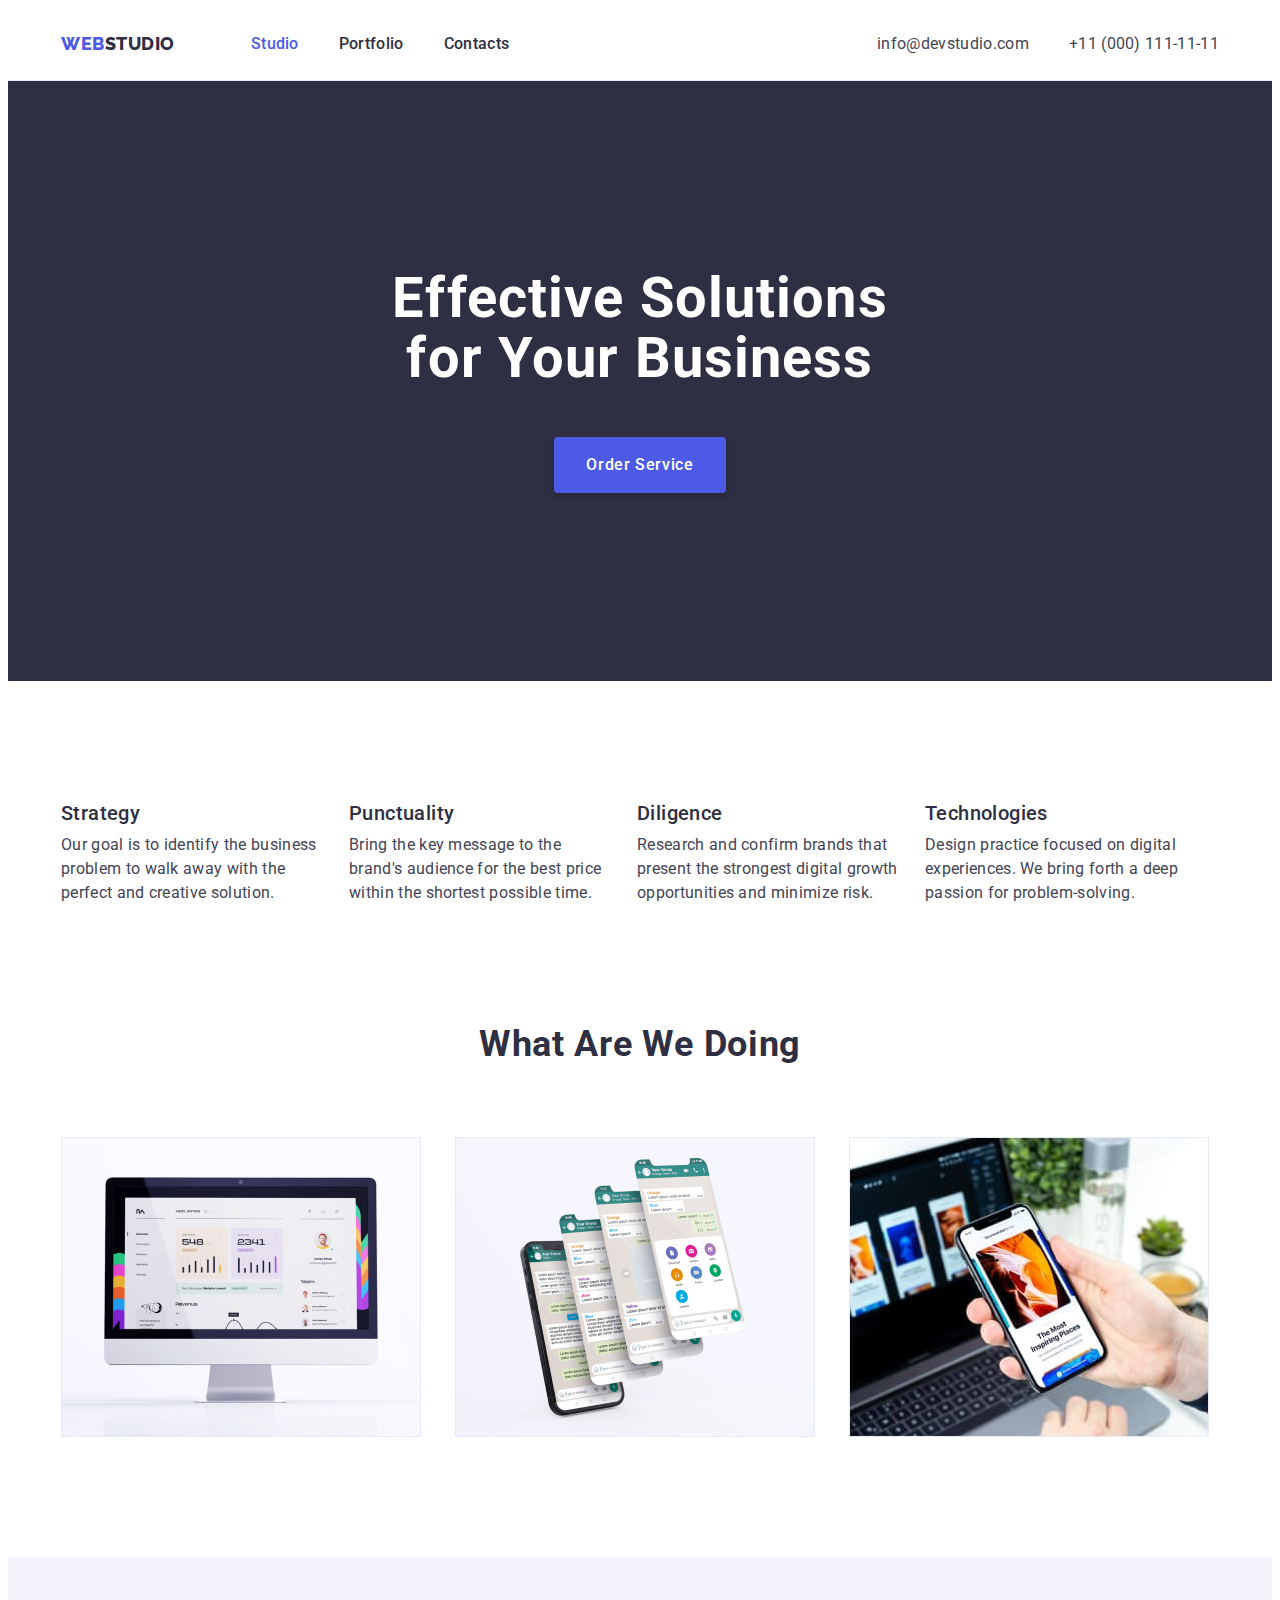
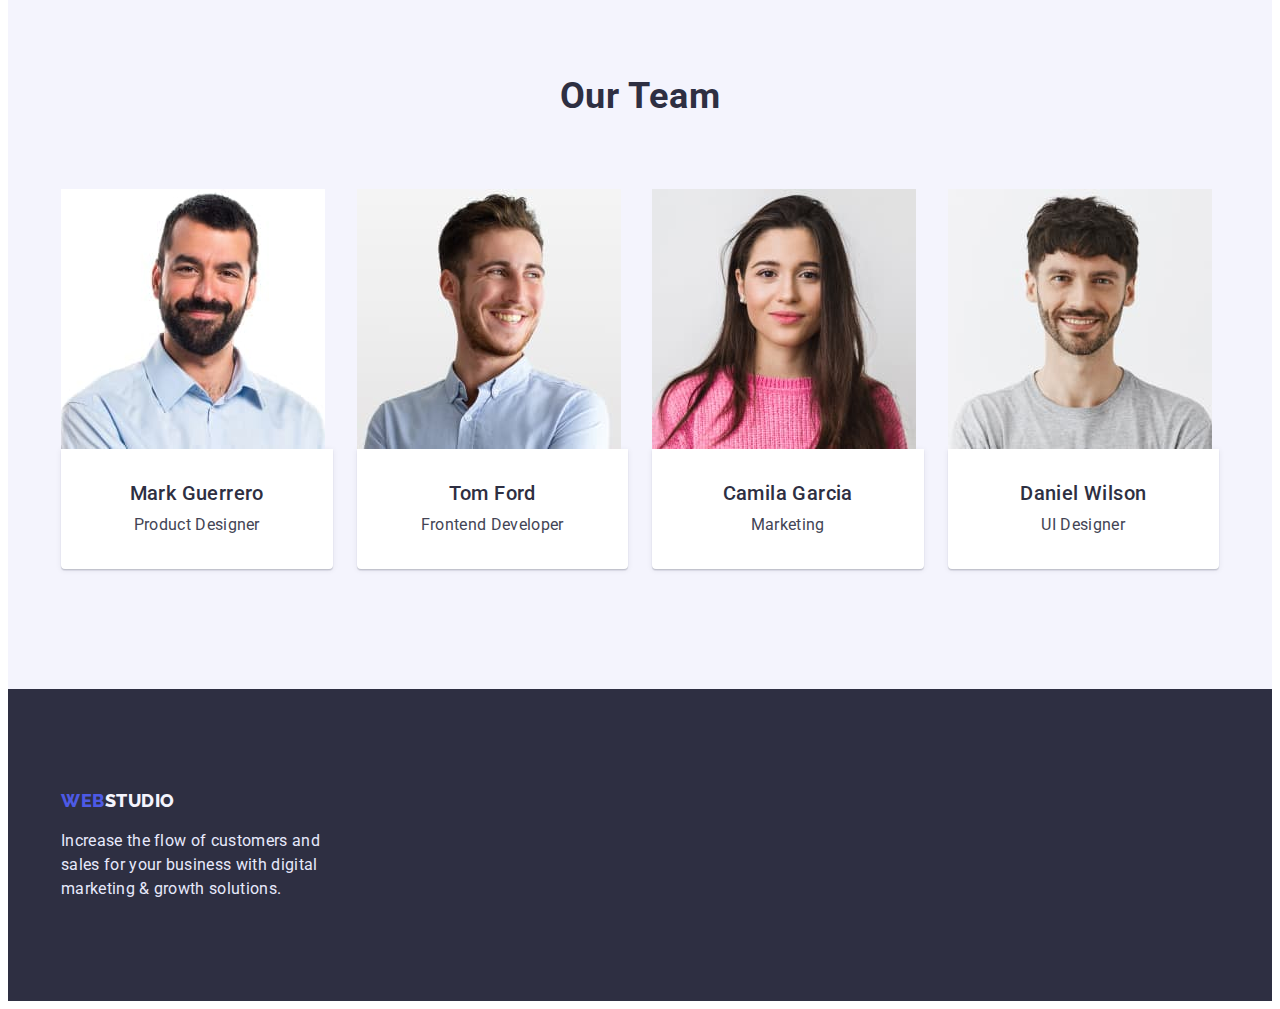
<file: index.html>
<!DOCTYPE html>
<html lang="en">
  <head>
    <meta charset="UTF-8" />
    <meta http-equiv="X-UA-Compatible" content="IE=edge" />
    <meta name="viewport" content="width=device-width, initial-scale=1.0" />
    <title>Document</title>
    <link rel="preconnect" href="https://fonts.googleapis.com" />
    <link rel="preconnect" href="https://fonts.gstatic.com" crossorigin />
    <link
      href="https://fonts.googleapis.com/css2?family=Raleway:wght@800&family=Roboto:wght@400;500;700;900&display=swap"
      rel="stylesheet"
    />
    <link
      rel="stylesheet"
      href="https://cdnjs.cloudflare.com/ajax/libs/modern-normalize/1.1.0/modern-normalize.min.css"
      integrity="sha512-wpPYUAdjBVSE4KJnH1VR1HeZfpl1ub8YT/NKx4PuQ5NmX2tKuGu6U/JRp5y+Y8XG2tV+wKQpNHVUX03MfMFn9Q=="
      crossorigin="anonymous"
      referrerpolicy="no-referrer"
    />
    <link rel="stylesheet" href="./css/styles.css" />
  </head>
  <body>
    <!-- header -->
    <header class="site-header">
      <div class="container main-nav">
        <nav class="navigation">
          <!-- logo -->
          <a href="./index.html" class="logo"
            >Web<span class="logo-web">studio</span></a
          >
          <!-- nagivation list -->
          <ul class="nav list">
            <li class="item">
              <a href="./index.html" class="link active">Studio</a>
            </li>
            <li class="item">
              <a href="./portfolio.html" class="link">Portfolio</a>
            </li>
            <li class="item"><a href="" class="link">Contacts</a></li>
          </ul>
        </nav>

        <address class="address-list">
          <ul class="contacts list">
            <li class="item">
              <a href="mailto:info@devstudio.com" class="contact"
                >info@devstudio.com</a
              >
            </li>
            <li class="item">
              <a href="tel:+110001111111" class="contact"
                >+11 (000) 111-11-11</a
              >
            </li>
          </ul>
        </address>
      </div>
    </header>
    <main>
      <!-- hero section -->
      <section class="hero-section">
        <div class="container">
          <h1 class="hero-title">Effective Solutions for Your Business</h1>
          <button type="button" class="hero button">Order Service</button>
        </div>
      </section>
      <!-- advantages section -->
      <section class="features">
        <div class="container">
          <h2 class="visually-hidden">Our Advantages</h2>
          <ul class="feature-list list">
            <li class="feature">
              <h3 class="feature-title">Strategy</h3>
              <p class="feature-description">
                Our goal is to identify the business problem to walk away with
                the perfect and creative solution.
              </p>
            </li>
            <li class="feature">
              <h3 class="feature-title">Punctuality</h3>
              <p class="feature-description">
                Bring the key message to the brand's audience for the best price
                within the shortest possible time.
              </p>
            </li>
            <li class="feature">
              <h3 class="feature-title">Diligence</h3>
              <p class="feature-description">
                Research and confirm brands that present the strongest digital
                growth opportunities and minimize risk.
              </p>
            </li>
            <li class="feature">
              <h3 class="feature-title">Technologies</h3>
              <p class="feature-description">
                Design practice focused on digital experiences. We bring forth a
                deep passion for problem-solving.
              </p>
            </li>
          </ul>
        </div>
      </section>
      <!-- work section -->
      <section class="activities">
        <div class="container">
          <h2 class="work-title">What Are We Doing</h2>
          <ul class="activity-list list">
            <li class="activity-image">
              <img src="./images/img1.jpg" alt="computer" width="360" />
            </li>
            <li class="activity-image">
              <img src="./images/img2.jpg" alt="screen_slideshow" width="360" />
            </li>
            <li class="activity-image">
              <img src="./images/img3.jpg" alt="phone" width="360" />
            </li>
          </ul>
        </div>
      </section>
      <!-- team section -->
      <section class="team">
        <div class="container">
          <h2 class="team-title">Our Team</h2>
          <ul class="team-list list">
            <li class="item">
              <img src="./images/workers/mark.jpg" alt="mark" width="264" />
              <div class="team-content">
                <h3 class="name">Mark Guerrero</h3>
                <p class="process">Product Designer</p>
              </div>
            </li>
            <li class="item">
              <img src="./images/workers/tom.jpg" alt="tom" width="264" />
              <div class="team-content">
                <h3 class="name">Tom Ford</h3>
                <p class="process">Frontend Developer</p>
              </div>
            </li>
            <li class="item">
              <img src="./images/workers/camila.jpg" alt="camila" width="264" />
              <div class="team-content">
                <h3 class="name">Camila Garcia</h3>
                <p class="process">Marketing</p>
              </div>
            </li>
            <li class="item">
              <img src="./images/workers/daniel.jpg" alt="daniel" width="264" />
              <div class="team-content">
                <h3 class="name">Daniel Wilson</h3>
                <p class="process">UI Designer</p>
              </div>
            </li>
          </ul>
        </div>
      </section>
    </main>
    <!-- footer -->
    <footer class="footer">
      <div class="container">
        <a href="./index.html" class="logo"
          >Web<span class="logo light">studio</span></a
        >
        <p class="footer-description">
          Increase the flow of customers and sales for your business with
          digital marketing & growth solutions.
        </p>
      </div>
    </footer>
  </body>
</html>
</file>
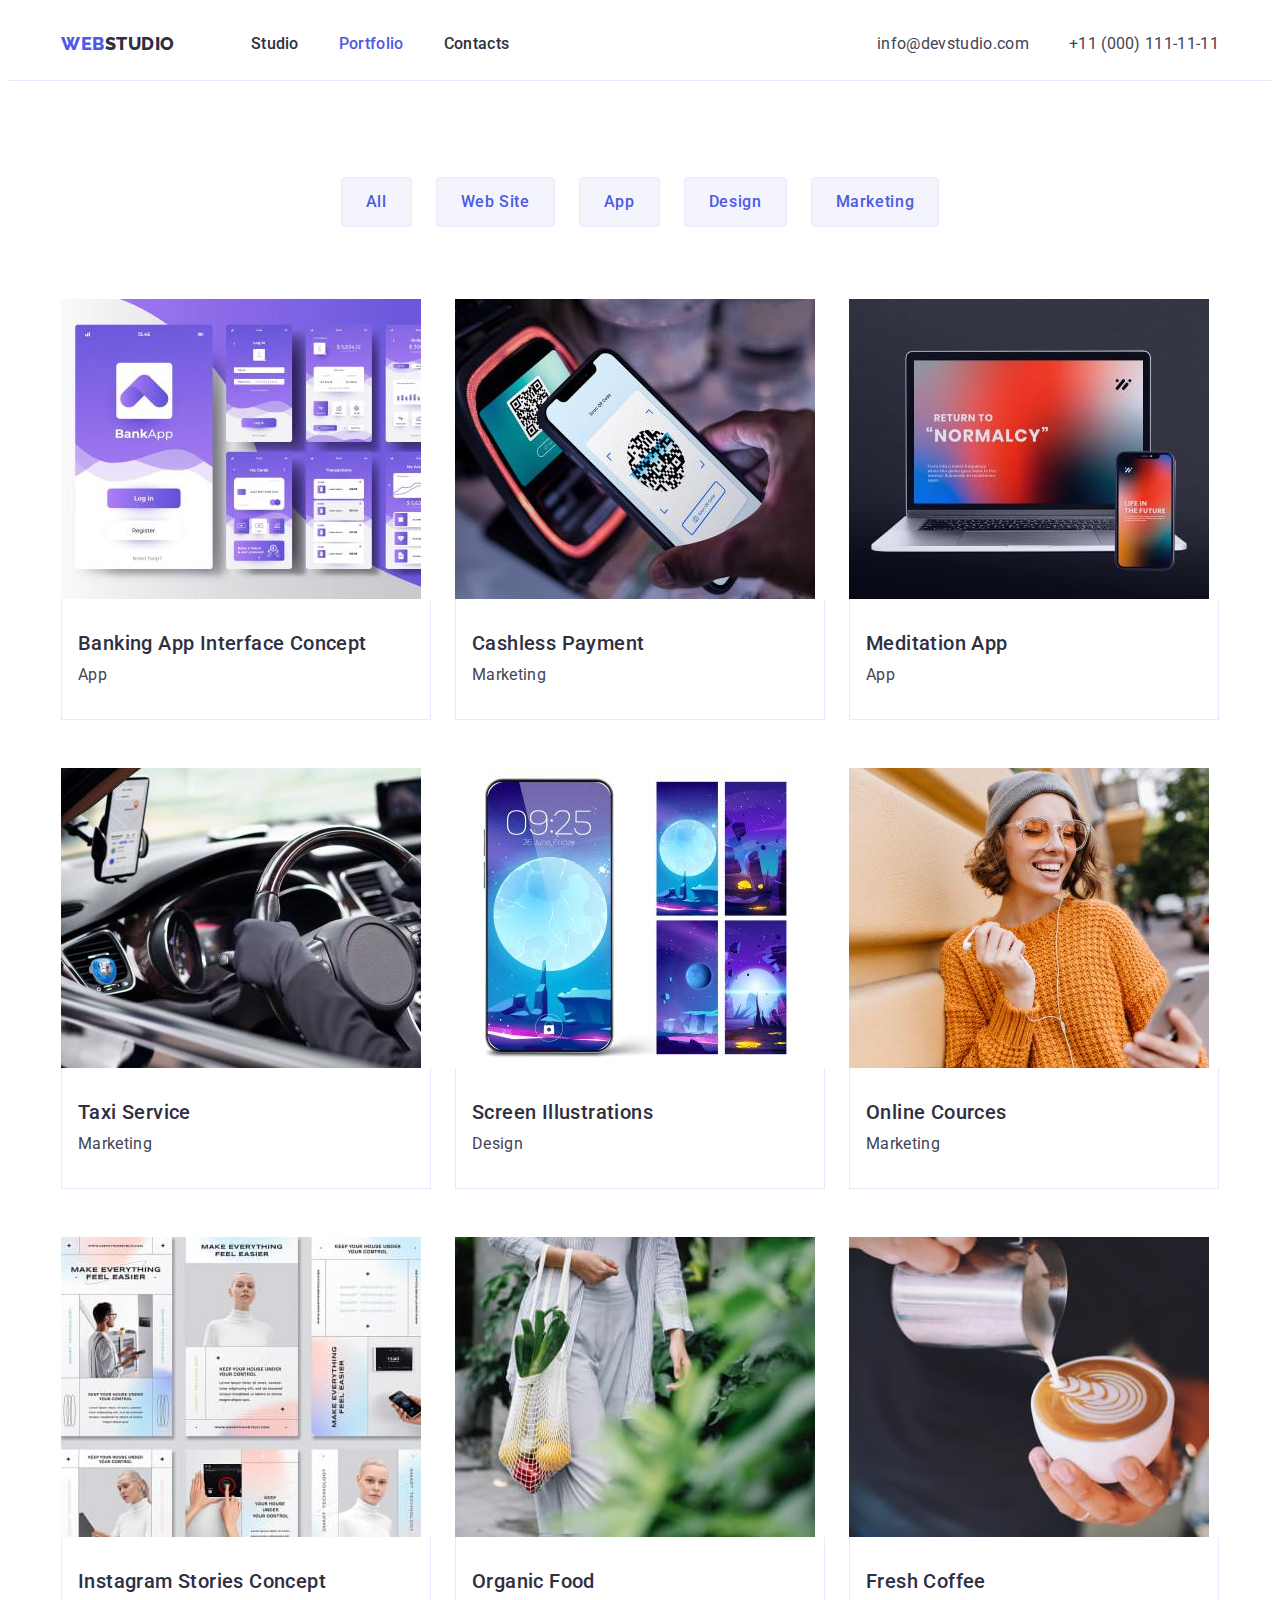
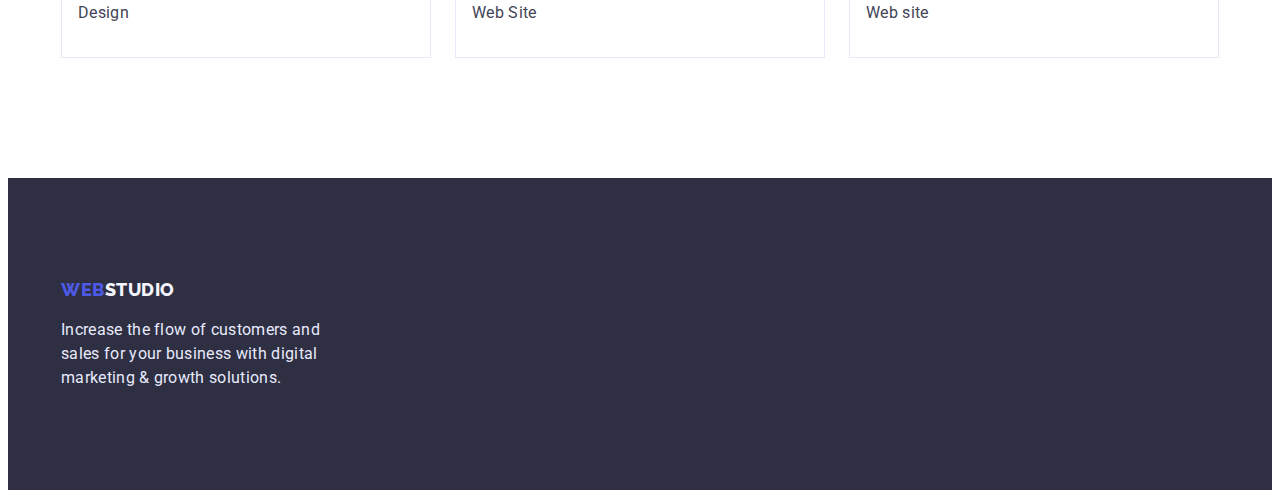
<file: portfolio.html>
<!DOCTYPE html>
<html lang="en">
  <head>
    <meta charset="UTF-8" />
    <meta http-equiv="X-UA-Compatible" content="IE=edge" />
    <meta name="viewport" content="width=device-width, initial-scale=1.0" />
    <title>Document</title>
    <link rel="preconnect" href="https://fonts.googleapis.com" />
    <link rel="preconnect" href="https://fonts.gstatic.com" crossorigin />
    <link
      href="https://fonts.googleapis.com/css2?family=Raleway:wght@800&family=Roboto:wght@400;500;700;900&display=swap"
      rel="stylesheet"
    />
    <link
      rel="stylesheet"
      href="https://cdnjs.cloudflare.com/ajax/libs/modern-normalize/1.1.0/modern-normalize.min.css"
      integrity="sha512-wpPYUAdjBVSE4KJnH1VR1HeZfpl1ub8YT/NKx4PuQ5NmX2tKuGu6U/JRp5y+Y8XG2tV+wKQpNHVUX03MfMFn9Q=="
      crossorigin="anonymous"
      referrerpolicy="no-referrer"
    />
    <link rel="stylesheet" href="./css/styles.css" />
  </head>
  <body>
    <header class="site-header">
      <div class="container main-nav">
        <nav class="navigation">
          <!-- logo -->
          <a href="./index.html" class="logo"
            >Web<span class="logo-web">studio</span></a
          >
          <!-- nagivation list -->
          <ul class="nav list">
            <li class="item">
              <a href="./index.html" class="link">Studio</a>
            </li>
            <li class="item">
              <a href="./portfolio.html" class="link active">Portfolio</a>
            </li>
            <li class="item"><a href="" class="link">Contacts</a></li>
          </ul>
        </nav>

        <address class="address-list">
          <ul class="contacts list">
            <li class="item">
              <a href="mailto:info@devstudio.com" class="contact"
                >info@devstudio.com</a
              >
            </li>
            <li class="item">
              <a href="tel:+110001111111" class="contact"
                >+11 (000) 111-11-11</a
              >
            </li>
          </ul>
        </address>
      </div>
    </header>
    <main>
      <!-- filter and examples -->
      <section class="portfolio">
        <div class="container">
          <h1 class="visually-hidden">Portfolio</h1>
          <ul class="button-list list">
            <li class="item">
              <button type="button" class="button-filter button">All</button>
            </li>
            <li class="item">
              <button type="button" class="button-filter button">
                Web Site
              </button>
            </li>
            <li class="item">
              <button type="button" class="button-filter button">App</button>
            </li>
            <li class="item">
              <button type="button" class="button-filter button">Design</button>
            </li>
            <li class="item">
              <button type="button" class="button-filter button">
                Marketing
              </button>
            </li>
          </ul>
          <ul class="example-list list">
            <li class="item">
              <img
                src="./images/portfolio/portfolio1.jpg"
                alt="banking app"
                width="360"
              />
              <div class="card-content">
                <h2 class="example-title">Banking App Interface Concept</h2>
                <p class="example-type">App</p>
              </div>
            </li>
            <li class="item">
              <img
                src="./images/portfolio/portfolio2.jpg"
                alt="cashless payment"
                width="360"
              />
              <div class="card-content">
                <h2 class="example-title">Cashless Payment</h2>
                <p class="example-type">Marketing</p>
              </div>
            </li>
            <li class="item">
              <img
                src="./images/portfolio/portfolio3.jpg"
                alt="meditation app"
                width="360"
              />
              <div class="card-content">
                <h2 class="example-title">Meditation App</h2>
                <p class="example-type">App</p>
              </div>
            </li>
            <li class="item">
              <img
                src="./images/portfolio/portfolio4.jpg"
                alt="taxi service"
                width="360"
              />
              <div class="card-content">
                <h2 class="example-title">Taxi Service</h2>
                <p class="example-type">Marketing</p>
              </div>
            </li>
            <li class="item">
              <img
                src="./images/portfolio/portfolio5.jpg"
                alt="screen illustrations"
                width="360"
              />
              <div class="card-content">
                <h2 class="example-title">Screen Illustrations</h2>
                <p class="example-type">Design</p>
              </div>
            </li>
            <li class="item">
              <img
                src="./images/portfolio/portfolio6.jpg"
                alt="online cources"
                width="360"
              />
              <div class="card-content">
                <h2 class="example-title">Online Cources</h2>
                <p class="example-type">Marketing</p>
              </div>
            </li>
            <li class="item">
              <img
                src="./images/portfolio/portfolio7.jpg"
                alt="insta stories concept"
                width="360"
              />
              <div class="card-content">
                <h2 class="example-title">Instagram Stories Concept</h2>
                <p class="example-type">Design</p>
              </div>
            </li>
            <li class="item">
              <img
                src="./images/portfolio/portfolio8.jpg"
                alt="organic food"
                width="360"
              />
              <div class="card-content">
                <h2 class="example-title">Organic Food</h2>
                <p class="example-type">Web Site</p>
              </div>
            </li>
            <li class="item">
              <img
                src="./images/portfolio/portfolio9.jpg"
                alt="fresh coffee"
                width="360"
              />
              <div class="card-content">
                <h2 class="example-title">Fresh Coffee</h2>
                <p class="example-type">Web site</p>
              </div>
            </li>
          </ul>
        </div>
      </section>
    </main>
    <!-- footer -->
    <footer class="footer">
      <div class="container">
        <a href="./index.html" class="logo"
          >Web<span class="logo light">studio</span></a
        >
        <p class="footer-description">
          Increase the flow of customers and sales for your business with
          digital marketing & growth solutions.
        </p>
      </div>
    </footer>
  </body>
</html>
</file>
<file: css/styles.css>
/* колір тексту (найбільше) + phone mail #434455  */
/* заголовки #2E2F42 */
/* h1 #FFFFFF */
/* order service + buttons portfolio #4D5AE5 */
/* hover buttons portfolio #404BBF */
/* footer text #E7E9FC */
/* footer logo #F4F4FD */

/* COLORS */

:root {
  --primary-text-color: #434455;
  --title-text-color: #2e2f42;
  --hover-focus-color: #404bbf;
  --accent-color: #e7e9fc;
  --buttons-bgc-color: rgba(77, 90, 229, 1);
  --lightmode-color: #f4f4fd;
  --hover-button-color: rgba(64, 75, 191, 1);
  --white: #ffffff;
  --black: #000000;
}
/* UTILITIES */
body {
  font-family: "Roboto", sans-serif;
  background-color: var(--white);
  color: var(--primary-text-color);
}

h1,
h2,
h3,
h4,
h5,
h6,
p {
  margin: 0;
}

img {
  display: block;
  max-width: 100%;
  height: auto;
}

.visually-hidden {
  position: absolute;
  white-space: nowrap;
  width: 1px;
  height: 1px;
  overflow: hidden;
  border: 0;
  padding: 0;
  clip: rect(0 0 0 0);
  clip-path: inset(50%);
  margin: -1px;
}
.container {
  width: 1158px;
  padding-left: 15px;
  padding-right: 15px;
  margin-left: auto;
  margin-right: auto;
}

.list {
  list-style-type: none;
  padding: 0;
  margin: 0;
}

.button {
  font-family: inherit;
  cursor: pointer;
  border-radius: 4px;
  letter-spacing: 0.04em;
  border: none;
}

/* INDEX.HTML */

.site-header {
  border-bottom: 1px solid var(--accent-color);
}

.main-nav {
  display: flex;
  align-items: center;
}

.navigation {
  display: flex;
  align-items: center;
}
/* LOGO */
.logo {
  text-decoration: none;
  font-family: "Raleway", sans-serif;
  font-weight: 800;
  font-size: 18px;
  line-height: 1.33;
  text-transform: uppercase;
  letter-spacing: 0.03em;

  color: var(--buttons-bgc-color);
}

.logo-web {
  color: var(--title-text-color);
}

/* NAVIGATION */

.link {
  display: block;
  padding-top: 24px;
  padding-bottom: 24px;

  font-size: 16px;
  font-weight: 500;
  line-height: 1.5;
  letter-spacing: 0.02em;
  text-decoration: none;

  color: var(--title-text-color);
}
.link:hover,
.link:focus {
  color: var(--hover-focus-color);
}
.link.active {
  color: var(--buttons-bgc-color);
}

.nav {
  display: flex;
  margin-left: 76px;
}

.nav .item {
  margin-right: 40px;
}

.item:last-child {
  margin-right: 0;
}

.address-list {
  margin-left: auto;
}

.contact {
  display: block;
  padding-top: 24px;
  padding-bottom: 24px;

  font-size: 16px;
  font-style: normal;
  line-height: 1.5;
  letter-spacing: 0.02em;
  text-decoration: none;

  color: var(--primary-text-color);
}

.contact:hover,
.contact:focus {
  color: var(--hover-focus-color);
}

.contacts {
  display: flex;
  gap: 40px;
}

/* HERO */
.hero-section {
  padding-top: 188px;
  padding-bottom: 188px;
  text-align: center;

  background-color: var(--title-text-color);
}
.hero-title {
  width: 496px;
  margin-right: auto;
  margin-left: auto;
  margin-bottom: 48px;

  font-size: 56px;
  line-height: 1.07;
  letter-spacing: 0.02em;

  color: var(--white);
}

.button.hero {
  padding: 16px 32px;

  font-size: 16px;
  font-weight: 500;
  line-height: 1.5;

  background-color: var(--buttons-bgc-color);
  color: var(--white);
  box-shadow: 0px 4px 4px rgba(0, 0, 0, 0.15);
}
.hero:hover,
.hero:focus {
  background-color: var(--hover-button-color);
}

/* FEATURE */

.features {
  padding: 120px 0;
}

.feature-list {
  display: flex;
  gap: 24px;
}

.feature-list .feature {
  max-width: 264px;
}

.feature-title {
  margin-top: 0;
  margin-bottom: 8px;

  font-size: 20px;
  font-weight: 500;
  line-height: 1.2;
  letter-spacing: 0.02em;

  color: var(--title-text-color);
}
.feature-description {
  margin-top: 0;
  margin-bottom: 0;

  font-size: 16px;
  line-height: 1.5;
  letter-spacing: 0.02em;

  color: var(--primary-text-color);
}
/* WORK */

.activities {
  padding: 0 0 120px;
}

.activity-list {
  display: flex;
  gap: 24px;
}

.activity-image {
  width: calc((100% - 48px) / 3);
}

.work-title {
  margin-top: 0;
  margin-bottom: 72px;
  text-align: center;
  text-transform: capitalize;

  font-size: 36px;
  line-height: 1.11;
  letter-spacing: 0.02em;

  color: var(--title-text-color);
}

/* TEAM */
.team {
  padding: 120px 0;

  background-color: var(--lightmode-color);
}

.team-list {
  display: flex;
  gap: 24px;
}
.team-list .item {
  width: calc((100% - 72px) / 4);
}

.team-title {
  margin-bottom: 72px;
  text-align: center;
  text-transform: capitalize;

  font-size: 36px;
  line-height: 1.11;
  letter-spacing: 0.02em;

  color: var(--title-text-color);
}

.team-content {
  padding: 32px 16px;

  box-shadow: 0px 1px 6px rgba(46, 47, 66, 0.08),
    0px 1px 1px rgba(46, 47, 66, 0.16), 0px 2px 1px rgba(46, 47, 66, 0.08);
  background-color: var(--white);
  border-radius: 0px 0px 4px 4px;
}

.name {
  text-align: center;

  font-size: 20px;
  font-weight: 500;
  line-height: 1.2;
  letter-spacing: 0.02em;

  color: var(--title-text-color);
}
.process {
  margin-top: 8px;
  text-align: center;

  font-size: 16px;
  line-height: 1.5;
  letter-spacing: 0.02em;

  color: var(--primary-text-color);
}
/* FOOTER */
.footer {
  padding: 100px 0;

  background-color: var(--title-text-color);
}

.footer-description {
  width: 264px;
  height: 72px;
  margin-top: 16px;

  font-size: 16px;
  line-height: 1.5;
  letter-spacing: 0.02em;

  color: var(--accent-color);
}

.light {
  color: var(--lightmode-color);
}

/* PORTFOLIO.HTML */
/* FILTER */

.portfolio {
  padding-top: 96px;
  padding-bottom: 120px;
}

.button-filter {
  padding: 12px 24px;
  text-align: center;

  font-weight: 500;
  font-size: 16px;
  line-height: 1.5;

  background-color: var(--lightmode-color);
  color: var(--buttons-bgc-color);
  border: 1px solid var(--accent-color);
}

.button-list {
  display: flex;
  gap: 24px;
  justify-content: center;
  margin-bottom: 72px;
}

.button-filter:hover,
.button-filter:focus {
  background-color: var(--hover-focus-color);
  color: var(--white);
  border-color: transparent;
}

/* EXAMPLES */

.example-list {
  display: flex;
  justify-content: center;
  flex-wrap: wrap;
  gap: 48px 24px;
  /* row=горизонт, column=вертикаль */
}

.example-list .item {
  width: calc((100% - 48px) / 3);
}

.card-content {
  padding: 32px 16px;

  border-left: 1px solid var(--accent-color);
  border-bottom: 1px solid var(--accent-color);
  border-right: 1px solid var(--accent-color);
}
.example-title {
  margin-bottom: 0;

  font-size: 20px;
  line-height: 1.2;
  font-weight: 500;
  letter-spacing: 0.02em;

  color: var(--title-text-color);
}
.example-type {
  margin-top: 8px;

  font-size: 16px;
  line-height: 1.5;
  letter-spacing: 0.02em;

  color: var(--primary-text-color);
}
</file>
